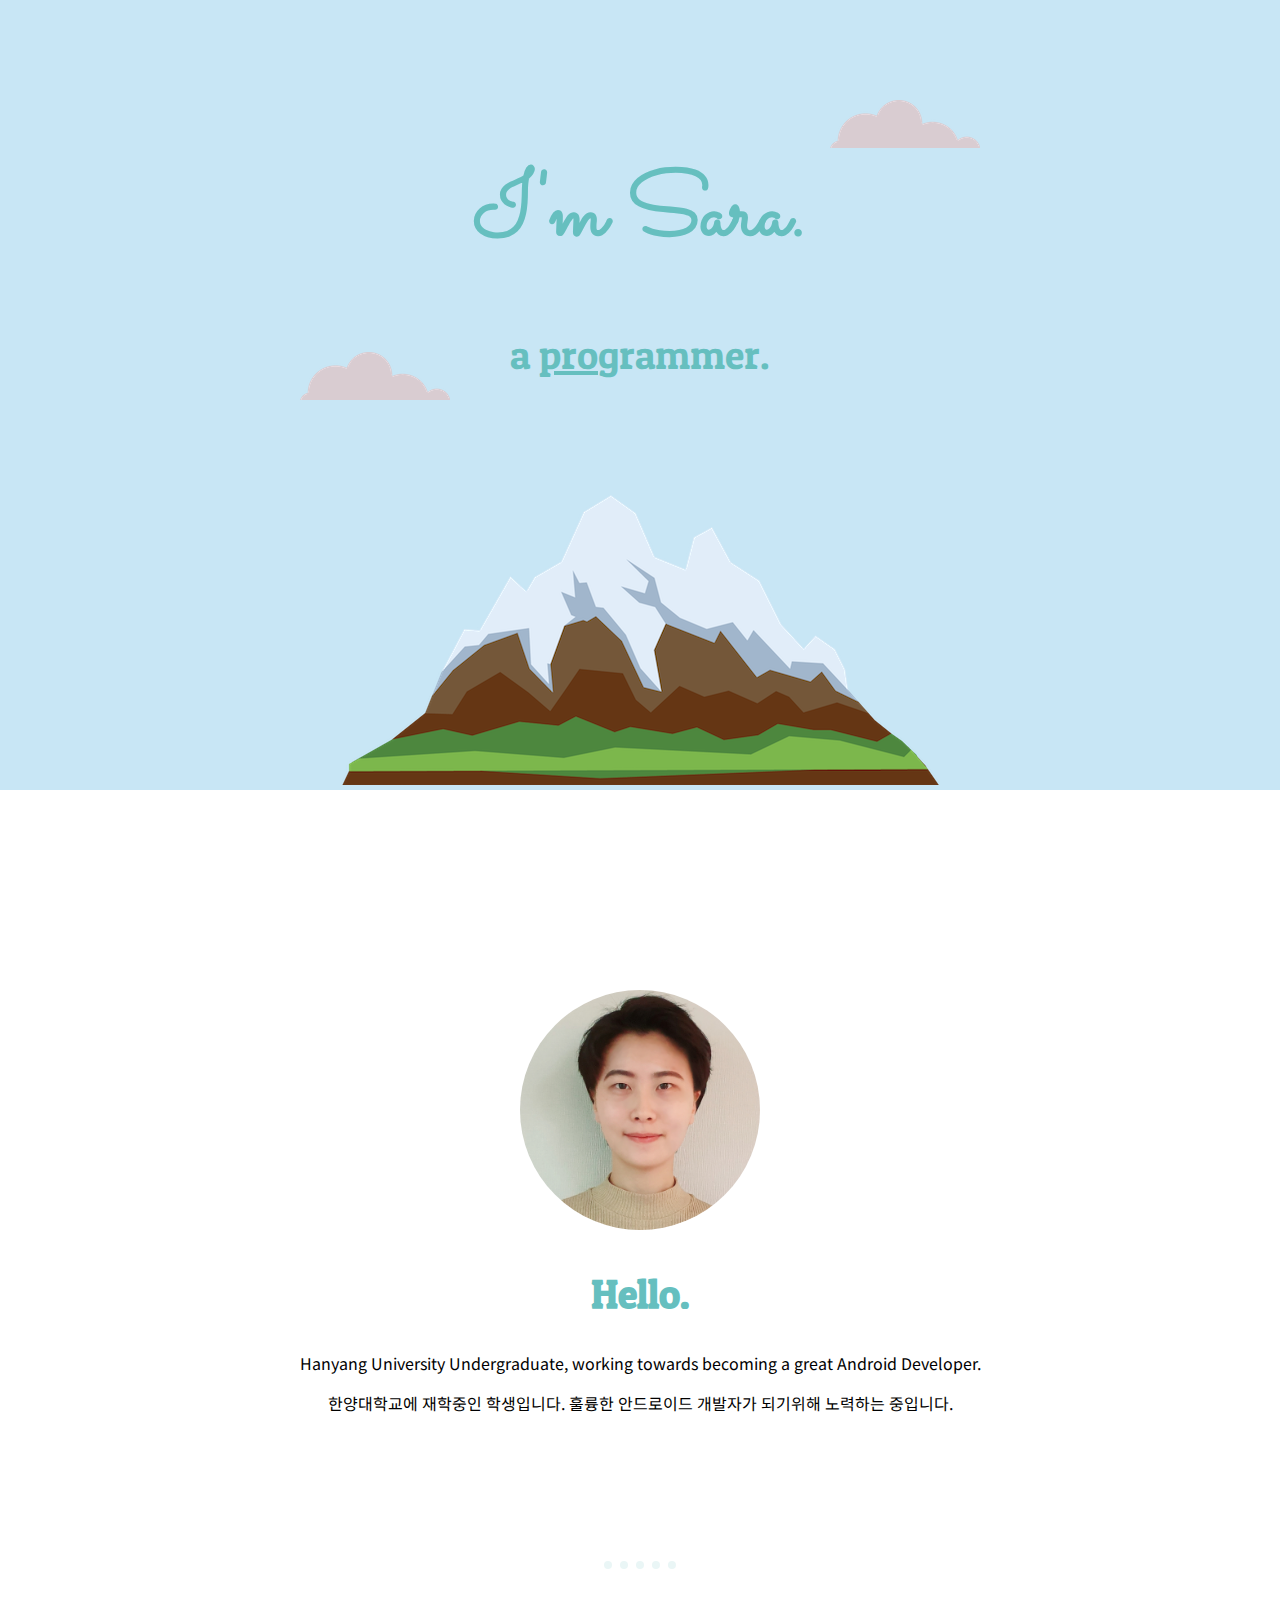
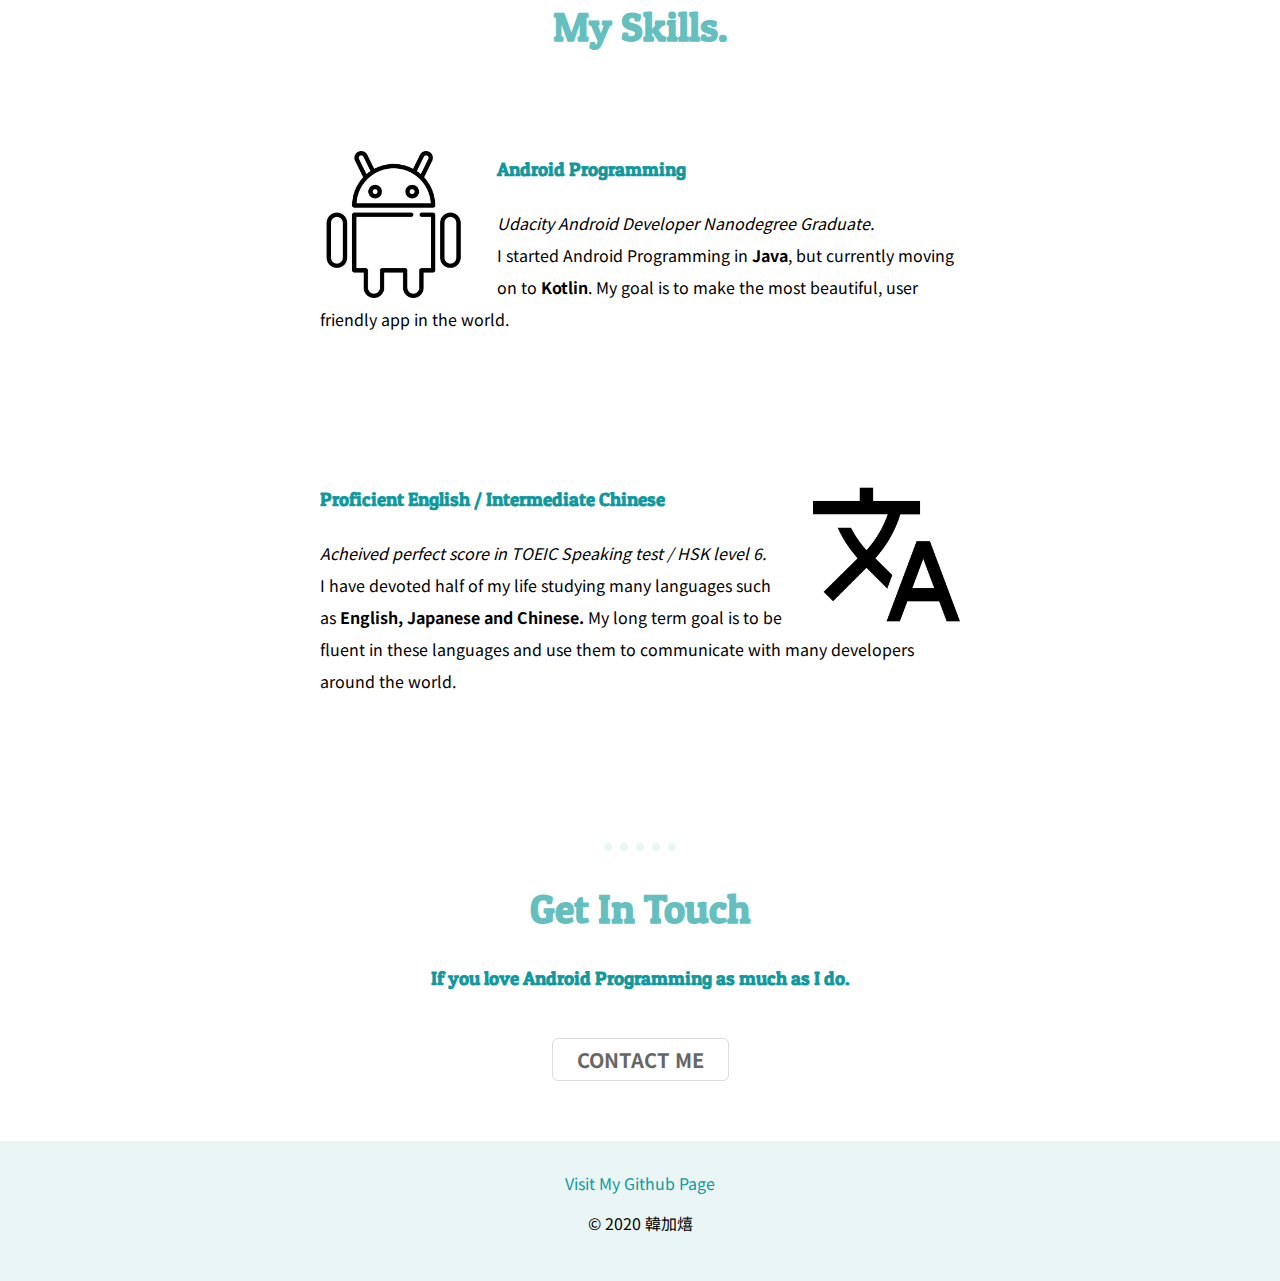
<file: CSS-My-Site/index.html>
<!DOCTYPE html>
<html lang="en" dir="ltr">
  <head>
    <meta charset="utf-8">
    <title>Sara Han</title>
  </head>

    <link rel="stylesheet" href="css/styles.css">
    <link rel="icon" href="favicon.ico">
    <link href="https://fonts.googleapis.com/css?family=Noto+Sans+KR|Pacifico|Patua+One|Sacramento&display=swap" rel="stylesheet">

  <body>
<div class="top-container">
  <img class="top-cloud" src="images/cloud.png" alt="cloud-img">
  <!-- special, divide the content, structure each div separately -->
  <!-- Content 가 있으면 height 를 자동으로 갖게 된다.  -->
  <h1 class= "title" >I'm Sara.</h1>
  <h2 class="subtitle" >a <span class="pro">pro</span>grammer.</h2>

  <!-- span : just select that specific part, not the whole block.
    This is also called as "inline display element". -->

    <img class ="bottom-cloud" src="images/cloud.png" alt="cloud-img">
    <img src="images/mountain.png" alt="mountain-img">
</div>

<div class="middle-container">
  <div class="profile">
    <img class="profile-img" src="images/thisisme.jpg" alt="me-sara">
    <h2>Hello.</h2>
    <p>Hanyang University Undergraduate, working towards becoming a great Android Developer.</p>
    <p>한양대학교에 재학중인 학생입니다. 훌륭한 안드로이드 개발자가 되기위해 노력하는 중입니다.</p>
  </div>
  <hr>
  <div class="skills">
    <h2>My Skills.</h2>

    <div class="skill-row">
      <img class="android-logo skill-imgs" src="images/android-black.png" alt="">
      <h3>Android Programming</h3>
      <p><em>Udacity Android Developer Nanodegree Graduate.</em> <br> I started Android Programming in <strong>Java</strong>,
      but currently moving on to <strong>Kotlin</strong>. My goal is to make the most beautiful, user friendly app in the world.</p>
    </div>
    <div class="skill-row">
      <img class="language-logo skill-imgs" src="images/language.png" alt="">
      <h3>Proficient English / Intermediate Chinese</h3>
        <p>
          <em>Acheived perfect score in TOEIC Speaking test / HSK level 6.</em> <br>
          I have devoted half of my life studying many languages such as <strong>English, Japanese and Chinese.</strong>
          My long term goal is to be fluent in these languages and use them to communicate with many
          developers around the world.
        </p>
    </div>
  </div>
  <hr>
  <div class="contact-me">
    <h2>Get In Touch</h2>
    <h3>If you love Android Programming as much as I do.</h3>
    <a class="myButton" href="mailto:sarahan774@gmail.com">CONTACT ME</a>
  </div>
</div>


<div class="bottom-container">
  <a class="footer-link" href="https://sarahan774.github.io/sara_blog">Visit My Github Page</a>
  <p>© 2020 韓加熺</p>
</div>



  </body>
</html>
</file>
<file: CSS-My-Site/css/styles.css>
body{
  margin : 0;
  text-align: center;
  /* width 가 없는 모든것을 center 한다 */
  font-family: 'Noto Sans KR', sans-serif;
}

h1{
  /* auto to keep it centered! */
  margin: 50px auto 0 auto;
  /* width: 10%;  center 가 깨져버림*/
  /* margin-left: 0 auto 0 auto; */
  /* top right bottom left */
  font-size: 5.625em;
  font-family: 'Sacramento', cursive;
  color: #66BFBF;
}

h2{
  font-family: 'Patua One', cursive;
  font-size: 2.5rem;
  color: #66BFBF;
}

h3{
  font-family: 'Patua One', cursive;
  color: #11999E;
}

a{
  text-decoration: none;
  color: #11999E;
}

hr{
  border-width: 8px;
  width: 72px;
  border-style: dotted none none;
  color : #EAF6F6;
}

.subtitle{
  line-height: 2;
  font-weight: normal;
}

.pro{
  text-decoration: underline;
}

/* Containers */

.top-container{
  padding: 100px 0 0 0;
  background-color: #c8e6f5;
}

.middle-container{
  padding: 100px 0 30px 0;
}

.bottom-container{
  padding: 30px 0 30px 0;
  background-color: #EAF6F6;
}

/* Elements  */

.profile-img{
  width: 15em;
  border-radius: 50%;
}

.android-logo{
  width: 23%;
  float: left;
  margin-right: 30px;
}

.language-logo{
  width: 23%;
  float: right;
  margin-left: 30px;
}

.bottom-cloud{
  position: absolute;
  left: 300px;
  bottom: 500px;
}

.top-cloud{
  /* absolute -> taken out of the flow ! */
  position: absolute;
  padding-top: 50px;
   /*  padding pushed everything down a little bit. */
  right: 300px;
  top: 50px;
}

/* middle container elements */
.profile{
  margin: 100px auto 100px auto;
  padding-bottom: 30px;
}

.skill-row{
  text-align: left;
  line-height: 2;
  margin: 100px auto 100px auto;
  padding-bottom: 30px;
  width: 50%;
}

.contact{
  margin: 100px auto 100px auto;
  padding-bottom: 30px;
}

.myButton {
  margin : 30px;
	box-shadow:inset 0 1px 0 0 #ffffff;
	background-color:transparent;
	border-radius:6px;
	border:1px solid #dcdcdc;
	display:inline-block;
	cursor:pointer;
	color:#666666;
	font-size:20px;
	font-weight:bold;
	padding:6px 24px;
	text-decoration:none;
	text-shadow:0 1px 0 #ffffff;
}
.myButton:hover {
	background-color:transparent;
}
.myButton:active {
	position:relative;
	top:1px;
}
</file>
